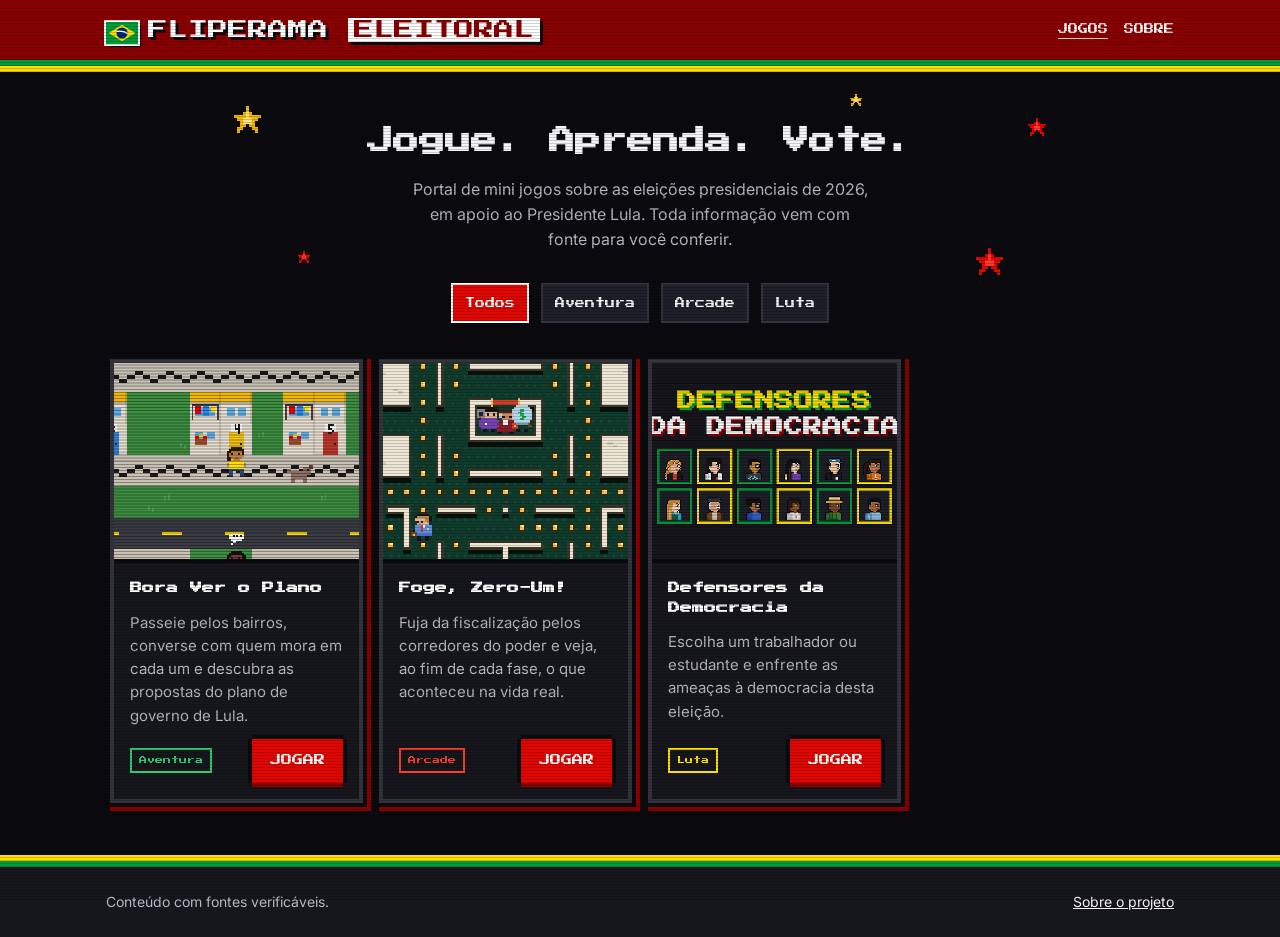
<file: index.html>
<!doctype html>
<html lang="pt-BR">
<head>
  <meta charset="utf-8">
  <meta name="viewport" content="width=device-width, initial-scale=1">
  <title>Fliperama Eleitoral — informação em jogo</title>
  <meta name="description" content="Portal de mini jogos sobre as eleições presidenciais de 2026, em apoio ao Presidente Lula. Toda informação vem com fonte para você conferir.">
  <meta name="theme-color" content="#8A0000">
  <link rel="canonical" href="https://jessicamelo0532.github.io/fliperama-eleitoral/">

  <!-- Aparência nas redes (WhatsApp, Instagram, X) -->
  <meta property="og:type" content="website">
  <meta property="og:site_name" content="Fliperama Eleitoral">
  <meta property="og:title" content="Fliperama Eleitoral">
  <meta property="og:description" content="Portal de mini jogos sobre as eleições presidenciais de 2026, em apoio ao Presidente Lula. Toda informação vem com fonte para você conferir.">
  <meta property="og:url" content="https://jessicamelo0532.github.io/fliperama-eleitoral/">
  <meta property="og:image" content="https://jessicamelo0532.github.io/fliperama-eleitoral/assets/img/og-image.png">
  <meta property="og:image:width" content="1200">
  <meta property="og:image:height" content="630">
  <meta property="og:locale" content="pt_BR">
  <meta name="twitter:card" content="summary_large_image">

  <link rel="icon" href="assets/img/favicon.svg?v=3" type="image/svg+xml">
  <link rel="icon" href="assets/img/favicon-32.png?v=3" sizes="32x32" type="image/png">
  <link rel="apple-touch-icon" href="assets/img/apple-touch-icon.png?v=3">

  <link rel="preconnect" href="https://fonts.googleapis.com">
  <link rel="preconnect" href="https://fonts.gstatic.com" crossorigin>
  <link href="https://fonts.googleapis.com/css2?family=Inter:wght@400;600&family=Press+Start+2P&display=swap" rel="stylesheet">
  <link rel="stylesheet" href="assets/css/base.css">
</head>
<body>
  <a class="pular" href="#conteudo">Pular para os jogos</a>

  <header id="cabecalho" class="cabecalho">
    <div class="conteiner">
      <div class="logo"><img class="bandeira" src="assets/img/bandeira-brasil.svg" alt="" width="30" height="21">FLIPERAMA <span>ELEITORAL</span></div>
    </div>
  </header>

  <main id="conteudo">
    <div class="conteiner">
      <section class="heroi">
        <div class="estrelas" aria-hidden="true">
          <span class="estrela estrela--g"></span>
          <span class="estrela estrela--vermelha estrela--brilho"></span>
          <span class="estrela estrela--vermelha estrela--p"></span>
          <span class="estrela estrela--vermelha estrela--g"></span>
          <span class="estrela estrela--p estrela--brilho"></span>
        </div>
        <h1>Jogue. Aprenda. Vote.</h1>
        <p>Portal de mini jogos sobre as eleições presidenciais de 2026, em apoio ao Presidente Lula. Toda informação vem com fonte para você conferir.</p>
      </section>

      <nav aria-label="Categorias de jogos">
        <ul id="filtros" class="filtros"></ul>
      </nav>

      <div id="estado" aria-live="polite"></div>
      <div id="grade" class="grade"></div>
    </div>
  </main>

  <footer id="rodape" class="rodape"></footer>

  <noscript>
    <p style="text-align:center;padding:16px">Ative o JavaScript para jogar.</p>
  </noscript>
  <script type="module" src="assets/js/portal.js"></script>
</body>
</html>
</file>
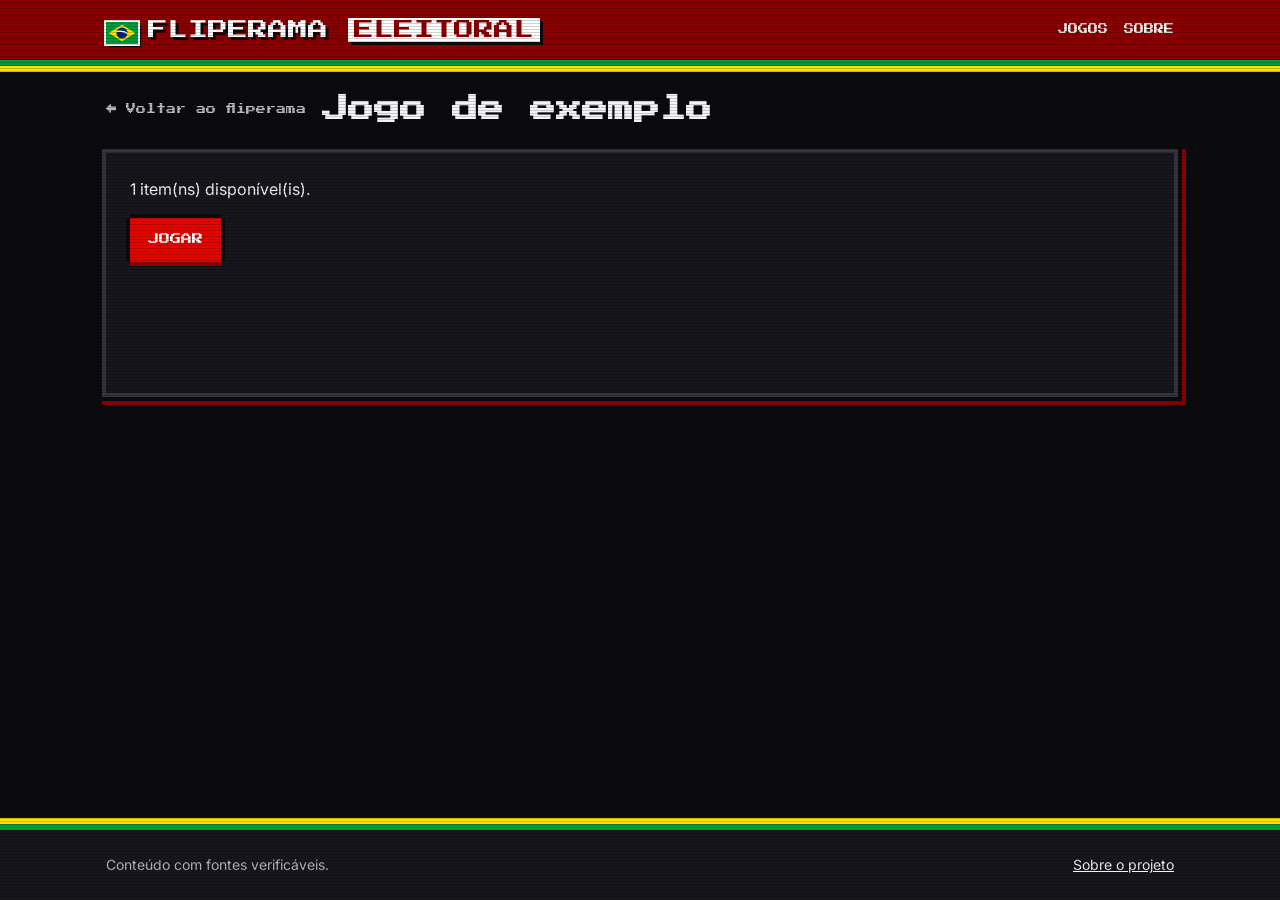
<file: jogos/_exemplo/index.html>
<!doctype html>
<html lang="pt-BR">
<head>
  <meta charset="utf-8">
  <meta name="viewport" content="width=device-width, initial-scale=1">
  <title>Jogo de exemplo · Fliperama Eleitoral</title>
  <meta name="robots" content="noindex">
  <link rel="icon" href="../../assets/img/favicon.svg?v=3" type="image/svg+xml">
  <link rel="icon" href="../../assets/img/favicon-32.png?v=3" sizes="32x32" type="image/png">
  <link rel="apple-touch-icon" href="../../assets/img/apple-touch-icon.png?v=3">
  <link rel="preconnect" href="https://fonts.googleapis.com">
  <link rel="preconnect" href="https://fonts.gstatic.com" crossorigin>
  <link href="https://fonts.googleapis.com/css2?family=Inter:wght@400;600&family=Press+Start+2P&display=swap" rel="stylesheet">
  <link rel="stylesheet" href="../../assets/css/base.css">
</head>
<body>
  <header id="cabecalho" class="cabecalho"></header>

  <main>
    <div class="conteiner">
      <div id="barra-jogo" class="barra-jogo"></div>
      <div id="area-jogo" class="area-jogo moldura-pixel"></div>
    </div>
  </main>

  <footer id="rodape" class="rodape"></footer>

  <script type="module" src="exemplo.js"></script>
</body>
</html>
</file>
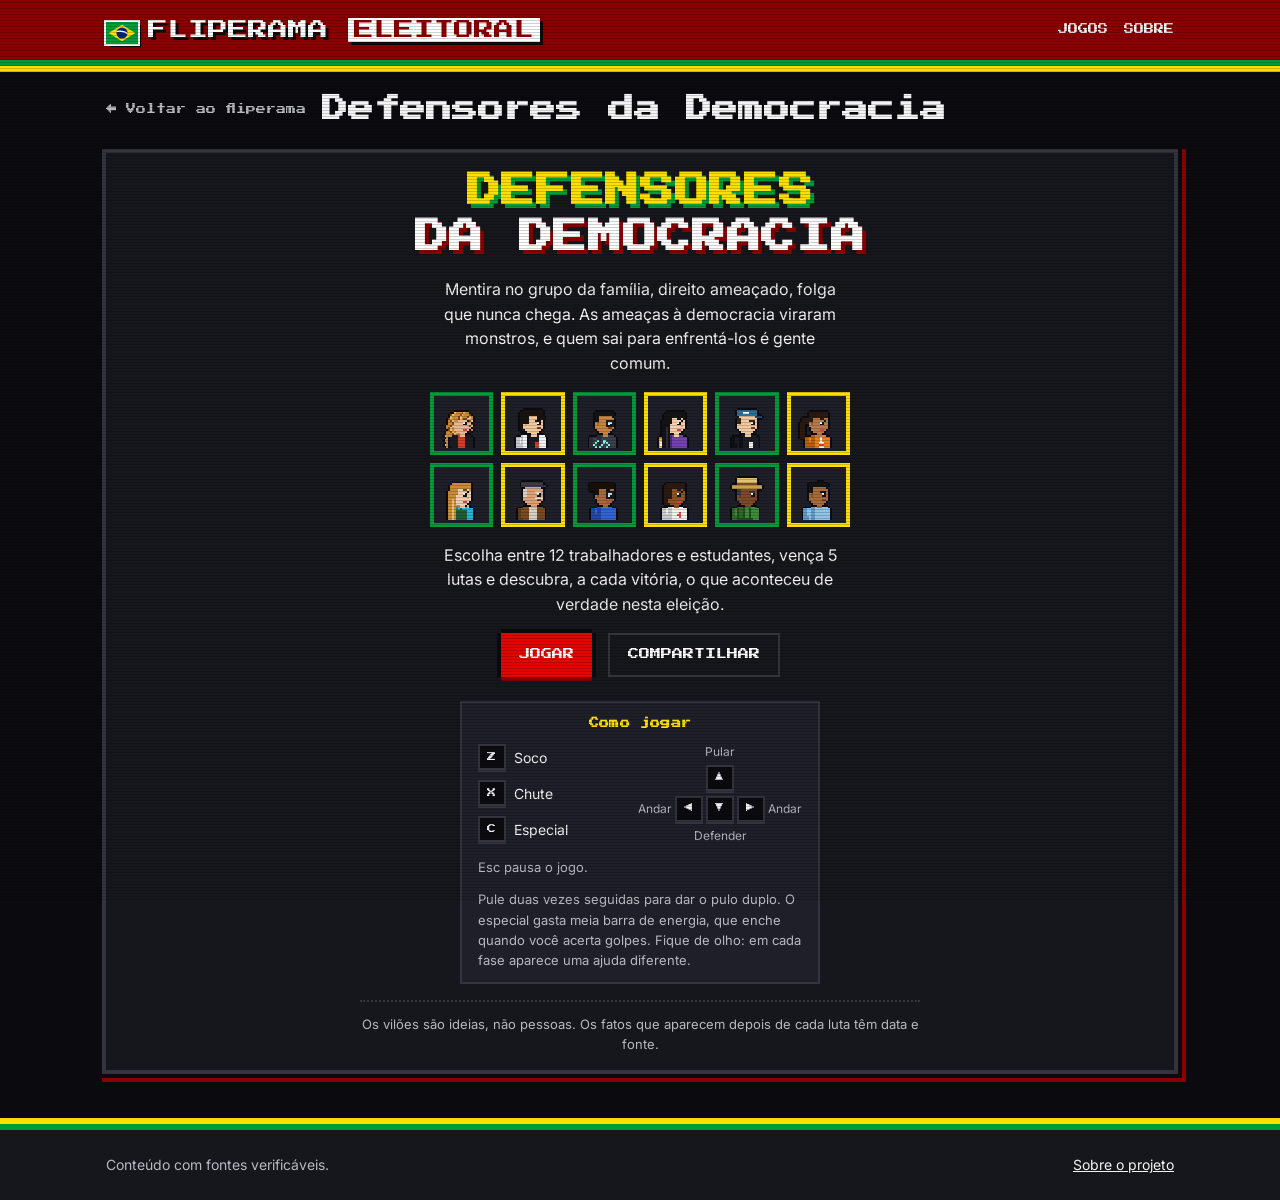
<file: jogos/defensores-da-democracia/index.html>
<!doctype html>
<html lang="pt-BR">
<head>
  <meta charset="utf-8">
  <meta name="viewport" content="width=device-width, initial-scale=1, viewport-fit=cover">
  <title>Defensores da Democracia · Fliperama Eleitoral</title>
  <meta name="description" content="Escolha um trabalhador ou estudante e enfrente as ameaças à democracia desta eleição.">
  <meta name="theme-color" content="#8A0000">
  <link rel="canonical" href="https://jessicamelo0532.github.io/fliperama-eleitoral/jogos/defensores-da-democracia/">
  <meta property="og:type" content="website">
  <meta property="og:site_name" content="Fliperama Eleitoral">
  <meta property="og:title" content="Defensores da Democracia">
  <meta property="og:description" content="Escolha um trabalhador ou estudante e enfrente as ameaças à democracia desta eleição.">
  <meta property="og:url" content="https://jessicamelo0532.github.io/fliperama-eleitoral/jogos/defensores-da-democracia/">
  <meta property="og:image" content="https://jessicamelo0532.github.io/fliperama-eleitoral/assets/img/capa-defensores-da-democracia.png">
  <meta property="og:image:width" content="640">
  <meta property="og:image:height" content="400">
  <meta property="og:locale" content="pt_BR">
  <meta name="twitter:card" content="summary_large_image">
  <link rel="icon" href="../../assets/img/favicon.svg?v=3" type="image/svg+xml">
  <link rel="icon" href="../../assets/img/favicon-32.png?v=3" sizes="32x32" type="image/png">
  <link rel="apple-touch-icon" href="../../assets/img/apple-touch-icon.png?v=3">
  <link rel="preconnect" href="https://fonts.googleapis.com">
  <link rel="preconnect" href="https://fonts.gstatic.com" crossorigin>
  <link href="https://fonts.googleapis.com/css2?family=Inter:wght@400;600&family=Press+Start+2P&display=swap" rel="stylesheet">
  <link rel="stylesheet" href="../../assets/css/base.css">
  <link rel="stylesheet" href="estilo.css">
</head>
<body>
  <header id="cabecalho" class="cabecalho"></header>

  <main>
    <div class="conteiner">
      <div id="barra-jogo" class="barra-jogo"></div>
      <div id="area-jogo" class="area-jogo moldura-pixel ddd">
        <div id="barra" class="ddd-barra"></div>
        <div id="tela" class="ddd-tela" aria-live="polite"></div>

        <div id="palco" class="ddd-palco" hidden>
          <div id="cena" class="ddd-cena">
            <canvas id="canvas" width="320" height="180" tabindex="0" role="img" aria-label="Arena da luta"></canvas>
            <div id="placar" class="ddd-placar" aria-hidden="true"></div>
            <div id="anuncio" class="ddd-anuncio" role="status" hidden></div>
            <div id="dialogo" class="ddd-dialogo" hidden></div>
          </div>
          <div id="controles" class="ddd-controles">
            <div class="ddd-direcional" role="group" aria-label="Direcional: deslize o dedo para andar, pular e defender">
              <span class="ddd-seta ddd-seta--cima" data-direcao="pular" aria-hidden="true">▲</span>
              <span class="ddd-seta ddd-seta--esquerda" data-direcao="esquerda" aria-hidden="true">◀</span>
              <span class="ddd-seta ddd-seta--direita" data-direcao="direita" aria-hidden="true">▶</span>
              <span class="ddd-seta ddd-seta--baixo" data-direcao="defender" aria-hidden="true">▼</span>
              <span class="ddd-manche" aria-hidden="true"></span>
            </div>
            <div class="ddd-acoes">
              <button type="button" class="ddd-golpe ddd-golpe--especial" data-acao="especial" aria-label="Especial">
                <svg viewBox="0 0 24 24" aria-hidden="true"><path class="ddd-icone__claro" d="M12 1.5l3.1 6.6 7.2.9-5.3 5 1.4 7.1L12 17.6l-6.4 3.5L7 14l-5.3-5 7.2-.9z"/></svg>
              </button>
              <button type="button" class="ddd-golpe ddd-golpe--pulo" data-acao="pular" aria-label="Pular (toque duas vezes para o pulo duplo)">
                <svg viewBox="0 0 24 24" aria-hidden="true"><path class="ddd-icone__traco" d="M5 15l7-7 7 7"/><path class="ddd-icone__movimento" d="M8 20h8"/></svg>
              </button>
              <button type="button" class="ddd-golpe ddd-golpe--soco" data-acao="soco" aria-label="Soco">
                <svg viewBox="0 0 24 24" aria-hidden="true"><rect class="ddd-icone__claro" x="2.5" y="9" width="5.5" height="9" rx="1.5"/><rect class="ddd-icone__claro" x="7" y="4" width="14.5" height="13.5" rx="5.5"/><path class="ddd-icone__linha" d="M7.6 9.5v8M9 12.6c2.6-.6 5.2 0 6.8 1.9M13 5v4M16.5 5v4"/></svg>
              </button>
              <button type="button" class="ddd-golpe ddd-golpe--chute" data-acao="chute" aria-label="Chute">
                <svg viewBox="0 0 24 24" aria-hidden="true"><path class="ddd-icone__traco" d="M6 3.5l5 8.5h5.5"/><path class="ddd-icone__claro" d="M15 8.6h5.2a3 3 0 0 1 3 3v2.4H15z"/><path class="ddd-icone__movimento" d="M1.5 15.5h5M3 19h5"/></svg>
              </button>
            </div>
          </div>
          <div id="sobreposicao" class="ddd-sobreposicao" hidden></div>
          <div id="creditos" class="ddd-creditos" aria-live="polite" hidden></div>
          <p class="ddd-teclas">Setas + Z X C · ▼ defende · Esc pausa</p>
        </div>
      </div>
    </div>
  </main>

  <footer id="rodape" class="rodape"></footer>

  <noscript><p style="text-align:center;padding:16px">Ative o JavaScript para jogar.</p></noscript>
  <script type="module" src="jogo.js"></script>
</body>
</html>
</file>
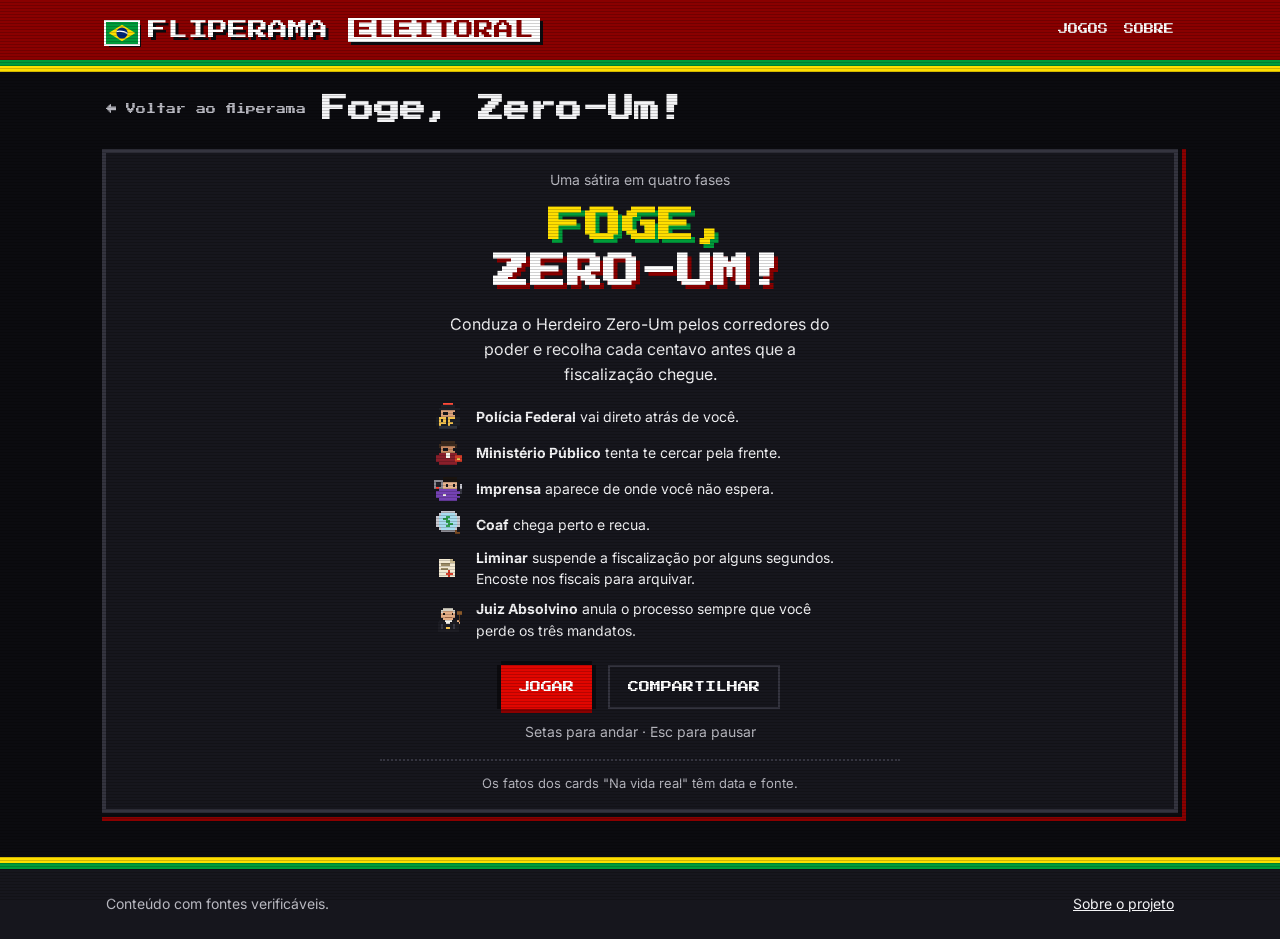
<file: jogos/foge-zero-um/index.html>
<!doctype html>
<html lang="pt-BR">
<head>
  <meta charset="utf-8">
  <meta name="viewport" content="width=device-width, initial-scale=1">
  <title>Foge, Zero-Um! · Fliperama Eleitoral</title>
  <meta name="description" content="Fuja da fiscalização pelos corredores do poder e veja, ao fim de cada fase, o que aconteceu na vida real.">
  <meta name="theme-color" content="#8A0000">
  <link rel="canonical" href="https://jessicamelo0532.github.io/fliperama-eleitoral/jogos/foge-zero-um/">
  <meta property="og:type" content="website">
  <meta property="og:site_name" content="Fliperama Eleitoral">
  <meta property="og:title" content="Foge, Zero-Um!">
  <meta property="og:description" content="Fuja da fiscalização pelos corredores do poder e veja, ao fim de cada fase, o que aconteceu na vida real.">
  <meta property="og:url" content="https://jessicamelo0532.github.io/fliperama-eleitoral/jogos/foge-zero-um/">
  <meta property="og:image" content="https://jessicamelo0532.github.io/fliperama-eleitoral/assets/img/capa-foge-zero-um.png">
  <meta property="og:image:width" content="640">
  <meta property="og:image:height" content="400">
  <meta property="og:locale" content="pt_BR">
  <meta name="twitter:card" content="summary_large_image">
  <link rel="icon" href="../../assets/img/favicon.svg?v=3" type="image/svg+xml">
  <link rel="icon" href="../../assets/img/favicon-32.png?v=3" sizes="32x32" type="image/png">
  <link rel="apple-touch-icon" href="../../assets/img/apple-touch-icon.png?v=3">
  <link rel="preconnect" href="https://fonts.googleapis.com">
  <link rel="preconnect" href="https://fonts.gstatic.com" crossorigin>
  <link href="https://fonts.googleapis.com/css2?family=Inter:wght@400;600&family=Press+Start+2P&display=swap" rel="stylesheet">
  <link rel="stylesheet" href="../../assets/css/base.css">
  <link rel="stylesheet" href="estilo.css">
</head>
<body>
  <header id="cabecalho" class="cabecalho"></header>

  <main>
    <div class="conteiner">
      <div id="barra-jogo" class="barra-jogo"></div>
      <div id="area-jogo" class="area-jogo moldura-pixel fzu">
        <div id="tela" class="fzu-tela" aria-live="polite"></div>

        <div id="palco" class="fzu-palco" hidden>
          <div id="hud" class="fzu-hud" aria-live="polite"></div>
          <div id="cena" class="fzu-cena">
            <canvas id="canvas" tabindex="0" role="img" aria-label="Labirinto do jogo"></canvas>
            <div id="aviso-cena" class="fzu-aviso" role="status" hidden></div>
          </div>
          <div class="fzu-direcional" aria-label="Direcional">
            <button type="button" class="fzu-tecla fzu-tecla--cima" data-direcao="0" aria-label="Andar para cima">▲</button>
            <button type="button" class="fzu-tecla fzu-tecla--esquerda" data-direcao="1" aria-label="Andar para a esquerda">◀</button>
            <button type="button" class="fzu-tecla fzu-tecla--direita" data-direcao="3" aria-label="Andar para a direita">▶</button>
            <button type="button" class="fzu-tecla fzu-tecla--baixo" data-direcao="2" aria-label="Andar para baixo">▼</button>
          </div>
          <div id="sobreposicao" class="fzu-sobreposicao" hidden></div>
        </div>
      </div>
    </div>
  </main>

  <footer id="rodape" class="rodape"></footer>

  <noscript><p style="text-align:center;padding:16px">Ative o JavaScript para jogar.</p></noscript>
  <script type="module" src="jogo.js"></script>
</body>
</html>
</file>
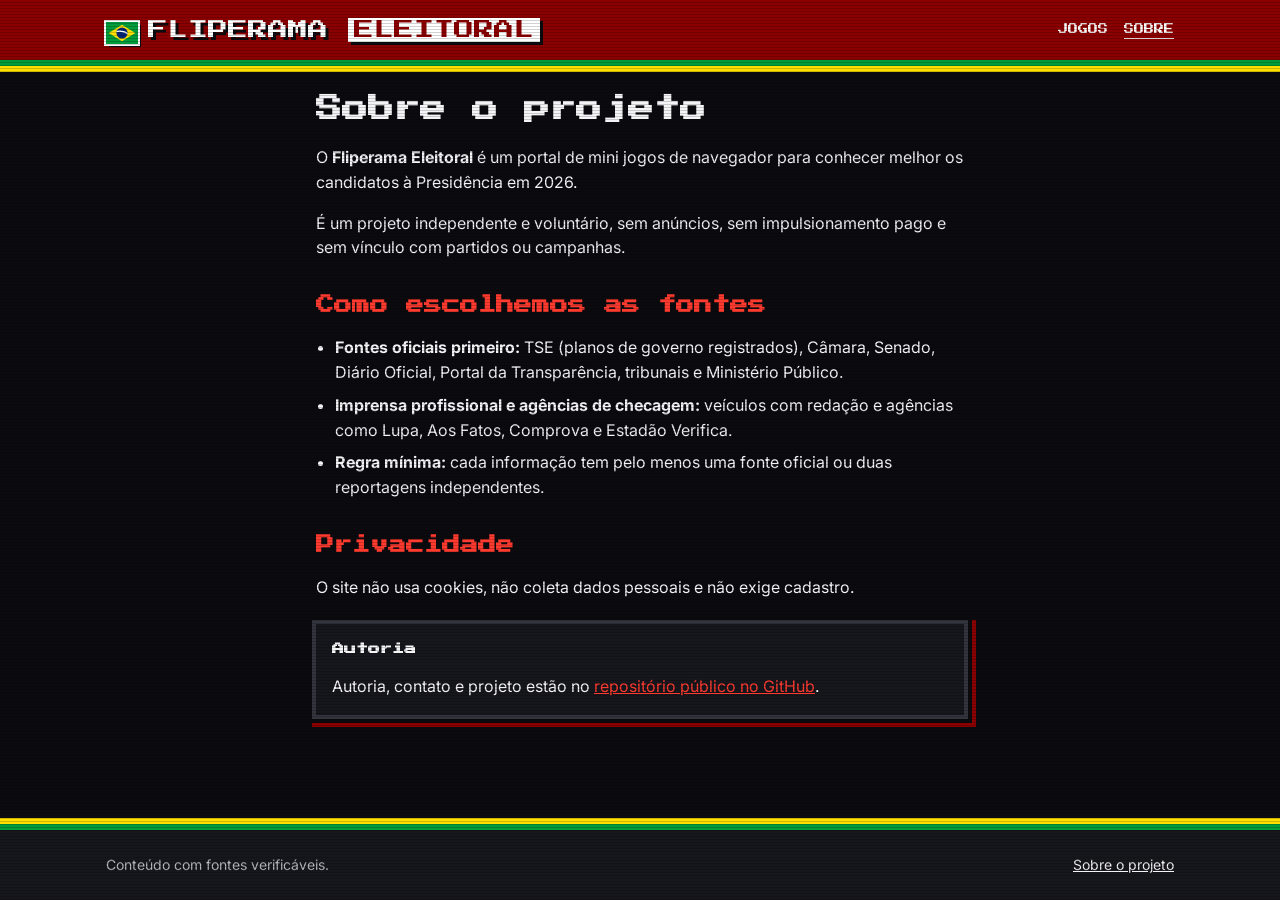
<file: sobre.html>
<!doctype html>
<html lang="pt-BR">
<head>
  <meta charset="utf-8">
  <meta name="viewport" content="width=device-width, initial-scale=1">
  <title>Sobre · Fliperama Eleitoral</title>
  <meta name="description" content="O que é o Fliperama Eleitoral e como escolhemos as fontes.">
  <meta name="theme-color" content="#8A0000">
  <link rel="canonical" href="https://jessicamelo0532.github.io/fliperama-eleitoral/sobre.html">

  <meta property="og:type" content="website">
  <meta property="og:site_name" content="Fliperama Eleitoral">
  <meta property="og:title" content="Sobre o Fliperama Eleitoral">
  <meta property="og:description" content="Portal de mini jogos sobre as eleições presidenciais de 2026, em apoio ao Presidente Lula. Saiba como o conteúdo é feito.">
  <meta property="og:url" content="https://jessicamelo0532.github.io/fliperama-eleitoral/sobre.html">
  <meta property="og:image" content="https://jessicamelo0532.github.io/fliperama-eleitoral/assets/img/og-image.png">
  <meta property="og:image:width" content="1200">
  <meta property="og:image:height" content="630">
  <meta property="og:locale" content="pt_BR">
  <meta name="twitter:card" content="summary_large_image">

  <link rel="icon" href="assets/img/favicon.svg?v=3" type="image/svg+xml">
  <link rel="icon" href="assets/img/favicon-32.png?v=3" sizes="32x32" type="image/png">
  <link rel="apple-touch-icon" href="assets/img/apple-touch-icon.png?v=3">

  <link rel="preconnect" href="https://fonts.googleapis.com">
  <link rel="preconnect" href="https://fonts.gstatic.com" crossorigin>
  <link href="https://fonts.googleapis.com/css2?family=Inter:wght@400;600&family=Press+Start+2P&display=swap" rel="stylesheet">
  <link rel="stylesheet" href="assets/css/base.css">
</head>
<body>
  <a class="pular" href="#conteudo">Pular para o conteúdo</a>

  <header id="cabecalho" class="cabecalho">
    <div class="conteiner">
      <div class="logo"><img class="bandeira" src="assets/img/bandeira-brasil.svg" alt="" width="30" height="21">FLIPERAMA <span>ELEITORAL</span></div>
    </div>
  </header>

  <main id="conteudo">
    <div class="conteiner texto">
      <h1>Sobre o projeto</h1>

      <p>O <strong>Fliperama Eleitoral</strong> é um portal de mini jogos de navegador para conhecer melhor os candidatos à Presidência em 2026.</p>
      <p>É um projeto independente e voluntário, sem anúncios, sem impulsionamento pago e sem vínculo com partidos ou campanhas.</p>

      <h2>Como escolhemos as fontes</h2>
      <ul>
        <li><strong>Fontes oficiais primeiro:</strong> TSE (planos de governo registrados), Câmara, Senado, Diário Oficial, Portal da Transparência, tribunais e Ministério Público.</li>
        <li><strong>Imprensa profissional e agências de checagem:</strong> veículos com redação e agências como Lupa, Aos Fatos, Comprova e Estadão Verifica.</li>
        <li><strong>Regra mínima:</strong> cada informação tem pelo menos uma fonte oficial ou duas reportagens independentes.</li>
      </ul>

      <h2>Privacidade</h2>
      <p>O site não usa cookies, não coleta dados pessoais e não exige cadastro.</p>

      <section class="destaque moldura-pixel" aria-label="Autoria">
        <h3>Autoria</h3>
        <p style="margin:0">Autoria, contato e projeto estão no <a href="https://github.com/jessicamelo0532/fliperama-eleitoral" target="_blank" rel="noopener noreferrer">repositório público no GitHub</a>.</p>
      </section>
    </div>
  </main>

  <footer id="rodape" class="rodape"></footer>

  <script type="module">
    import { preencherCabecalho, preencherRodape, iniciarContador } from "./assets/js/moldura.js";
    preencherCabecalho();
    preencherRodape();
    iniciarContador();
  </script>
</body>
</html>
</file>
<file: assets/css/base.css>
/*
 * Fliperama Eleitoral — design system.
 * Cores, fontes e espaçamentos devem ser usados apenas por meio dos tokens de :root.
 */

:root {
  /* Cores */
  --cor-fundo: #0B0B0F;
  --cor-superficie: #16161D;
  --cor-superficie-2: #1F1F29;
  --cor-vermelho: #E10600;
  --cor-vermelho-claro: #FF3B30;
  --cor-vermelho-escuro: #8A0000;
  --cor-branco: #FFFFFF;
  --cor-texto: #F4F4F6;
  --cor-texto-2: #B8B8C0;
  --cor-borda: #34343F;
  --cor-acerto: #2ECC71;
  --cor-foco: #FFD400;
  --cor-verde: #009C3B;
  --cor-amarelo: #FFDF00;
  --cor-dourado: #F2B705;

  /* Tipografia */
  --fonte-pixel: "Press Start 2P", ui-monospace, monospace;
  --fonte-texto: "Inter", system-ui, -apple-system, "Segoe UI", Roboto, sans-serif;

  /* Espaçamento */
  --esp-1: 4px;
  --esp-2: 8px;
  --esp-3: 12px;
  --esp-4: 16px;
  --esp-5: 24px;
  --esp-6: 32px;
  --esp-7: 48px;

  --largura-max: 1100px;
  --pixel: 4px;
}

/* ---------- Reset ---------- */
*, *::before, *::after { box-sizing: border-box; }
html { -webkit-text-size-adjust: 100%; }
body {
  margin: 0;
  min-height: 100vh;
  display: flex;
  flex-direction: column;
  background: var(--cor-fundo);
  color: var(--cor-texto);
  font-family: var(--fonte-texto);
  font-size: 16px;
  line-height: 1.55;
}
img { max-width: 100%; display: block; }
a { color: var(--cor-vermelho-claro); }
a:hover { color: var(--cor-branco); }
:focus-visible { outline: 3px solid var(--cor-foco); outline-offset: 3px; }
.visualmente-oculto {
  position: absolute !important; width: 1px; height: 1px; overflow: hidden;
  clip: rect(0 0 0 0); white-space: nowrap;
}

/* ---------- Efeito scanline ---------- */
body::after {
  content: ""; position: fixed; inset: 0; pointer-events: none; z-index: 100;
  background: repeating-linear-gradient(to bottom, transparent 0 2px, rgba(0,0,0,.18) 2px 3px);
}
@media (prefers-reduced-motion: reduce) { * { animation: none !important; transition: none !important; } }

/* ---------- Layout ---------- */
.conteiner { width: 100%; max-width: var(--largura-max); margin: 0 auto; padding: 0 var(--esp-4); }
main { flex: 1; padding: var(--esp-5) 0 var(--esp-7); }

/* ---------- Tipografia pixel ---------- */
.pixel { font-family: var(--fonte-pixel); letter-spacing: .02em; line-height: 1.6; }
h1, h2, h3 { font-family: var(--fonte-pixel); line-height: 1.5; margin: 0 0 var(--esp-4); }
h1 { font-size: clamp(16px, 4.5vw, 26px); }
h2 { font-size: clamp(13px, 3.4vw, 18px); color: var(--cor-vermelho-claro); }
h3 { font-size: 12px; }
p { margin: 0 0 var(--esp-4); }

/* ---------- Cabeçalho ---------- */
.cabecalho {
  background: var(--cor-vermelho-escuro);
  border-bottom: 6px solid var(--cor-verde);
  box-shadow: 0 6px 0 var(--cor-amarelo);
}
.cabecalho .conteiner {
  display: flex; align-items: center; justify-content: space-between;
  gap: var(--esp-3); padding-top: var(--esp-4); padding-bottom: var(--esp-4); flex-wrap: wrap;
}
.logo {
  font-family: var(--fonte-pixel); color: var(--cor-branco); text-decoration: none;
  font-size: clamp(13px, 4vw, 20px); line-height: 1.4;
  text-shadow: 3px 3px 0 var(--cor-fundo);
}
.logo span { color: var(--cor-vermelho-escuro); text-shadow: none; background: var(--cor-branco); padding: 2px 6px; box-shadow: 3px 3px 0 var(--cor-fundo); }
.bandeira { display: inline-block; width: 1.6em; height: auto; margin-right: 0.5em; vertical-align: -0.2em; box-shadow: 3px 3px 0 var(--cor-fundo); outline: 2px solid var(--cor-branco); image-rendering: auto; }
.nav-topo { display: flex; gap: var(--esp-4); }
.nav-topo a { font-family: var(--fonte-pixel); font-size: 10px; color: var(--cor-branco); text-decoration: none; }
.nav-topo a:hover, .nav-topo a[aria-current="page"] { text-decoration: underline; text-underline-offset: 4px; }

/* ---------- Botão arcade ---------- */
.botao {
  --b-cor: var(--cor-vermelho);
  --b-sombra: var(--cor-vermelho-escuro);
  display: inline-flex; align-items: center; justify-content: center; gap: var(--esp-2);
  min-height: 44px; padding: 12px 18px;
  font-family: var(--fonte-pixel); font-size: 11px; line-height: 1.2; text-transform: uppercase;
  color: var(--cor-branco); background: var(--b-cor); text-decoration: none;
  border: 0; cursor: pointer;
  box-shadow:
    0 var(--pixel) 0 var(--b-sombra),
    var(--pixel) 0 0 var(--cor-fundo), calc(var(--pixel) * -1) 0 0 var(--cor-fundo),
    0 calc(var(--pixel) * -1) 0 var(--cor-fundo);
  transition: transform .06s, box-shadow .06s;
}
.botao:hover { color: var(--cor-branco); filter: brightness(1.12); }
.botao:active { transform: translateY(var(--pixel)); box-shadow: 0 0 0 var(--b-sombra); }
.botao--claro { --b-cor: var(--cor-branco); --b-sombra: var(--cor-texto-2); color: var(--cor-fundo); }
.botao--claro:hover { color: var(--cor-fundo); }
.botao--fantasma { --b-cor: transparent; --b-sombra: transparent; border: 2px solid var(--cor-borda); box-shadow: none; }
.botao[disabled] { opacity: .5; cursor: not-allowed; }

/* ---------- Moldura pixelada ---------- */
.moldura-pixel {
  background: var(--cor-superficie);
  box-shadow:
    0 0 0 var(--pixel) var(--cor-borda),
    0 0 0 calc(var(--pixel) * 2) var(--cor-fundo),
    var(--pixel) var(--pixel) 0 calc(var(--pixel) * 2) var(--cor-vermelho-escuro);
}

/* ---------- Herói do portal ---------- */
.heroi { position: relative; text-align: center; padding: var(--esp-6) var(--esp-5) var(--esp-6); }
.heroi > :not(.estrelas) { position: relative; }

/* ---------- Estrelas decorativas ---------- */
.estrelas { position: absolute; inset: 0; pointer-events: none; }
.estrela {
  position: absolute; display: block; width: 18px; height: 18px;
  background: url("../img/estrela-dourada.svg") center / contain no-repeat;
  image-rendering: pixelated;
}
.estrela--vermelha { background-image: url("../img/estrela-vermelha.svg"); }
.estrela--g { width: 27px; height: 27px; }
.estrela--p { width: 12px; height: 12px; }
.estrela--brilho { animation: brilho 2.4s steps(1) infinite; }
@keyframes brilho { 50% { opacity: .25; } }
.heroi .estrela:nth-child(1) { top: 2px; left: 0; }
.heroi .estrela:nth-child(2) { top: 6px; right: 6px; }
.heroi .estrela:nth-child(3) { bottom: 4px; left: 10px; }
.heroi .estrela:nth-child(4) { bottom: 0; right: 0; }
.heroi .estrela:nth-child(5) { top: 0; left: 50%; margin-left: 96px; }
@media (min-width: 720px) {
  .heroi .estrela:nth-child(1) { top: 16px; left: 12%; }
  .heroi .estrela:nth-child(2) { top: 28px; right: 12%; }
  .heroi .estrela:nth-child(3) { bottom: 20px; left: 18%; }
  .heroi .estrela:nth-child(4) { bottom: 8px; right: 16%; }
  .heroi .estrela:nth-child(5) { top: 4px; margin-left: 210px; }
}
.heroi p { color: var(--cor-texto-2); max-width: 46ch; margin: 0 auto; }
.piscar { animation: piscar 1.1s steps(1) infinite; }
@keyframes piscar { 50% { opacity: 0; } }

/* ---------- Filtros ---------- */
.filtros { display: flex; flex-wrap: wrap; gap: var(--esp-3); margin: 0 0 var(--esp-6); padding: 0; list-style: none; justify-content: center; }
.filtro {
  font-family: var(--fonte-pixel); font-size: 10px; min-height: 40px; padding: 10px 12px;
  background: var(--cor-superficie-2); color: var(--cor-texto); border: 2px solid var(--cor-borda); cursor: pointer;
}
.filtro:hover { border-color: var(--cor-vermelho); }
.filtro[aria-pressed="true"] { background: var(--cor-vermelho); border-color: var(--cor-branco); color: var(--cor-branco); }

/* ---------- Grade e card de jogo ---------- */
.grade { display: grid; grid-template-columns: repeat(auto-fill, minmax(240px, 1fr)); gap: var(--esp-6) var(--esp-5); padding: var(--esp-2); }
.card {
  display: flex; flex-direction: column; text-decoration: none; color: inherit;
  position: relative;
}
.card__miniatura { aspect-ratio: 16 / 10; width: 100%; object-fit: cover; image-rendering: pixelated; background: var(--cor-superficie-2); border-bottom: var(--pixel) solid var(--cor-fundo); }
.card__corpo { padding: var(--esp-4); display: flex; flex-direction: column; gap: var(--esp-3); flex: 1; }
.card__titulo { font-family: var(--fonte-pixel); font-size: 12px; margin: 0; line-height: 1.6; color: var(--cor-branco); }
.card__descricao { margin: 0; color: var(--cor-texto-2); font-size: 15px; flex: 1; }
.card__rodape { display: flex; align-items: center; justify-content: space-between; gap: var(--esp-2); }
.card--em-breve .card__miniatura { filter: grayscale(1) brightness(.45); }
.card--em-breve .card__titulo { color: var(--cor-texto-2); }
.selo-em-breve {
  position: absolute; top: var(--esp-3); right: var(--esp-3);
  font-family: var(--fonte-pixel); font-size: 9px; padding: 6px 8px;
  background: var(--cor-branco); color: var(--cor-fundo); transform: rotate(3deg);
}

/* ---------- Selo de categoria ---------- */
.categoria {
  font-family: var(--fonte-pixel); font-size: 8px; line-height: 1.4; padding: 5px 7px;
  border: 2px solid currentColor; color: var(--cor-texto-2); white-space: nowrap;
}
.categoria--aventura { color: var(--cor-acerto); }
.categoria--arcade { color: var(--cor-vermelho-claro); }
.categoria--luta { color: var(--cor-amarelo); }

/* ---------- Estado vazio ---------- */
.vazio { text-align: center; padding: var(--esp-7) var(--esp-4); }
.vazio .pixel { font-size: clamp(16px, 5vw, 24px); color: var(--cor-vermelho-claro); margin-bottom: var(--esp-4); }
.vazio p { color: var(--cor-texto-2); }

/* ---------- Caixa de fontes ---------- */
.fontes { padding: var(--esp-4); margin-top: var(--esp-5); }
.fontes h3 { margin-bottom: var(--esp-3); color: var(--cor-texto-2); }
.fontes ol { margin: 0; padding-left: 1.3em; }
.fontes li { margin-bottom: var(--esp-2); font-size: 14px; }
.fontes .fonte__meta { color: var(--cor-texto-2); }

/* ---------- Página de jogo ---------- */
.barra-jogo { display: flex; align-items: center; gap: var(--esp-4); flex-wrap: wrap; margin-bottom: var(--esp-5); }
.barra-jogo h1 { margin: 0; }
.voltar { font-family: var(--fonte-pixel); font-size: 10px; color: var(--cor-texto-2); text-decoration: none; }
.voltar:hover { color: var(--cor-branco); }
.area-jogo { padding: var(--esp-5); min-height: 240px; }

/* ---------- Tela de resultado ---------- */
.resultado { text-align: center; padding: var(--esp-6) var(--esp-4); }
.resultado__titulo { font-size: clamp(18px, 6vw, 30px); color: var(--cor-vermelho-claro); margin-bottom: var(--esp-4); }
.resultado__texto { max-width: 46ch; margin: 0 auto var(--esp-5); }
.resultado__acoes { display: flex; flex-wrap: wrap; gap: var(--esp-4); justify-content: center; }
.resultado .fontes { text-align: left; }

/* ---------- Aviso (toast) ---------- */
.aviso {
  position: fixed; left: 50%; bottom: var(--esp-5); transform: translateX(-50%);
  background: var(--cor-branco); color: var(--cor-fundo); font-weight: 600;
  padding: var(--esp-3) var(--esp-4); z-index: 50; max-width: calc(100% - 32px);
}

/* ---------- Texto corrido (Sobre) ---------- */
.texto { max-width: 68ch; }
.texto h2 { margin-top: var(--esp-6); }
.texto ul { padding-left: 1.2em; }
.texto li { margin-bottom: var(--esp-2); }
.destaque { padding: var(--esp-4); margin: var(--esp-5) 0; }

/* ---------- Rodapé ---------- */
.rodape { border-top: 6px solid var(--cor-verde); box-shadow: 0 -6px 0 var(--cor-amarelo); margin-top: 6px; background: var(--cor-superficie); padding: var(--esp-5) 0; font-size: 14px; color: var(--cor-texto-2); }
.rodape .conteiner { display: flex; flex-direction: column; gap: var(--esp-2); }
.rodape a { color: var(--cor-texto); }

@media (min-width: 720px) {
  .rodape .conteiner { flex-direction: row; justify-content: space-between; align-items: center; }
}

/* ---------- Link "pular para o conteúdo" ---------- */
.pular {
  position: absolute; left: var(--esp-4); top: -100px; z-index: 200;
  background: var(--cor-branco); color: var(--cor-fundo); padding: var(--esp-3) var(--esp-4);
  font-family: var(--fonte-pixel); font-size: 10px;
}
.pular:focus { top: var(--esp-3); }
</file>
<file: jogos/defensores-da-democracia/estilo.css>
/* Defensores da Democracia — estilos próprios do jogo. */

.ddd { padding: var(--esp-4); }
@media (max-width: 480px) { .ddd { padding: var(--esp-2); } }
.ddd-tela { min-height: 320px; }
.ddd [hidden] { display: none !important; }

/* ---------- Início ---------- */
.ddd-inicio { max-width: 560px; margin: 0 auto; text-align: center; }
.ddd-inicio__titulo {
  margin: 0 0 var(--esp-4); font-size: clamp(20px, 7vw, 34px); line-height: 1.35;
  color: var(--cor-amarelo); text-shadow: 4px 4px 0 var(--cor-verde);
}
.ddd-inicio__titulo span { display: block; color: var(--cor-branco); text-shadow: 4px 4px 0 var(--cor-vermelho-escuro); }
.ddd-inicio__lide { margin: 0 auto var(--esp-4); max-width: 40ch; }
.ddd-herois { display: grid; grid-template-columns: repeat(6, 1fr); gap: var(--esp-2); max-width: 420px; margin: 0 auto var(--esp-4); padding: 0; list-style: none; }
.ddd-herois__moldura { aspect-ratio: 1; padding: 3px; background: var(--cor-superficie-2); border: 4px solid var(--cor-verde); }
.ddd-herois__moldura--amarela { border-color: var(--cor-amarelo); }
.ddd-herois canvas { display: block; width: 100%; height: 100%; image-rendering: pixelated; }
@media (max-width: 480px) { .ddd-herois { grid-template-columns: repeat(4, 1fr); max-width: 260px; } }
.ddd-inicio__dica { margin: var(--esp-3) 0 0; color: var(--cor-texto-2); font-size: 14px; }
.ddd-inicio__girar {
  display: flex; align-items: center; gap: var(--esp-3); max-width: 40ch; margin: 0 auto var(--esp-4); padding: var(--esp-2) var(--esp-3);
  text-align: left; font-size: 14px; background: var(--cor-superficie-2); border-left: 4px solid var(--cor-amarelo);
}
.ddd-inicio__girar-icone { flex: none; font-size: 22px; color: var(--cor-amarelo); }
.ddd-inicio__acoes { display: flex; flex-wrap: wrap; justify-content: center; gap: var(--esp-4); }
.ddd-inicio__aviso { margin: var(--esp-4) 0 0; padding-top: var(--esp-3); border-top: 2px dotted var(--cor-borda); color: var(--cor-texto-2); font-size: 13px; }
.ddd-comandos { max-width: 360px; margin: var(--esp-5) auto 0; padding: var(--esp-3) var(--esp-4); text-align: left; background: var(--cor-superficie-2); border: 2px solid var(--cor-borda); }
.ddd-comandos__titulo { margin: 0 0 var(--esp-3); font-size: 10px; color: var(--cor-amarelo); text-align: center; }
.ddd-comandos__teclado { display: grid; grid-template-columns: 1fr 1fr; align-items: center; gap: var(--esp-4); }
.ddd-comandos__golpes { display: grid; gap: var(--esp-2); margin: 0; padding: 0; list-style: none; font-size: 14px; }
.ddd-comandos__golpes li { display: flex; align-items: center; gap: var(--esp-2); }
.ddd-comandos__setas { display: grid; grid-template-columns: repeat(5, auto); justify-content: center; justify-items: center; align-items: center; gap: 3px; font-size: 12px; color: var(--cor-texto-2); }
.ddd-comandos__setas .ddd-comandos__rotulo--cima { grid-area: 1 / 2 / 2 / 5; }
.ddd-comandos__seta--cima { grid-area: 2 / 3; }
.ddd-comandos__rotulo--andar-esquerda { grid-area: 3 / 1; }
.ddd-comandos__seta--esquerda { grid-area: 3 / 2; }
.ddd-comandos__seta--baixo { grid-area: 3 / 3; }
.ddd-comandos__seta--direita { grid-area: 3 / 4; }
.ddd-comandos__rotulo--andar-direita { grid-area: 3 / 5; }
.ddd-comandos__rotulo--defender { grid-area: 4 / 2 / 5 / 5; }
.ddd-comandos__toque { display: flex; justify-content: space-between; align-items: center; gap: var(--esp-4); }
.ddd-comandos__direcional { display: grid; grid-template: auto auto auto / auto auto auto; align-items: center; justify-items: center; gap: 2px 4px; font-size: 11px; color: var(--cor-texto-2); }
.ddd-comandos__rotulo--cima { grid-area: 1 / 2; }
.ddd-comandos__rotulo--esquerda { grid-area: 2 / 1; }
.ddd-comandos__rotulo--direita { grid-area: 2 / 3; }
.ddd-comandos__rotulo--baixo { grid-area: 3 / 2; }
.ddd-comandos .ddd-direcional--mini { grid-area: 2 / 2; width: 72px; cursor: default; }
.ddd-direcional--mini .ddd-seta { font-size: 9px; }
.ddd-comandos__acoes { display: grid; grid-template: auto auto / auto auto; gap: var(--esp-2) var(--esp-3); }
.ddd-comandos__item { display: flex; flex-direction: column; align-items: center; gap: 2px; font-size: 11px; color: var(--cor-texto-2); }
.ddd-comandos__item--cima { grid-area: 1 / 2; }
.ddd-comandos__item--esquerda { grid-area: 2 / 1; }
.ddd-comandos__item--direita { grid-area: 2 / 3; }
.ddd-comandos__item--baixo { grid-area: 3 / 2; }
.ddd-comandos__nota { margin: var(--esp-3) 0 0; font-size: 13px; color: var(--cor-texto-2); }
.ddd-tecla-pc {
  display: inline-flex; align-items: center; justify-content: center; box-sizing: border-box;
  width: 28px; height: 28px; padding: 0; font-size: 9px; color: var(--cor-texto);
  background: var(--cor-fundo); border: 2px solid var(--cor-borda); border-bottom-width: 4px;
}
.ddd-comandos .ddd-golpe--mini { width: 32px; height: 32px; opacity: 1; }
.ddd-so-teclado { display: none; }
@media (hover: hover) and (pointer: fine) {
  .ddd-so-teclado { display: block; }
  .ddd-so-toque { display: none; }
}

/* ---------- Escolha do personagem ---------- */
.ddd-escolha { max-width: 760px; margin: 0 auto; }
.ddd-escolha__titulo { text-align: center; font-size: 13px; color: var(--cor-amarelo); }
.ddd-elenco { display: grid; grid-template-columns: repeat(auto-fill, minmax(150px, 1fr)); gap: var(--esp-2); }
.ddd-card {
  display: grid; grid-template-columns: 40px 1fr; gap: var(--esp-2); align-items: center; min-height: 72px;
  padding: var(--esp-2); text-align: left; color: var(--cor-texto); font: inherit; cursor: pointer;
  background: var(--cor-superficie-2); border: 3px solid var(--cor-borda);
}
.ddd-card:hover, .ddd-card[aria-pressed="true"] { border-color: var(--cor-amarelo); }
.ddd-card canvas { width: 40px; height: 70px; image-rendering: pixelated; }
.ddd-card__nome { display: block; font-size: 9px; line-height: 1.5; color: var(--cor-amarelo); }
.ddd-card__profissao { display: block; font-size: 12px; line-height: 1.3; color: var(--cor-texto-2); }

.ddd-ficha {
  display: grid; grid-template-columns: 96px 1fr; gap: var(--esp-2) var(--esp-4); align-items: start;
  margin-top: var(--esp-4); padding: var(--esp-4); background: var(--cor-superficie); border: 3px solid var(--cor-amarelo);
}
.ddd-ficha canvas { width: 96px; height: 168px; image-rendering: pixelated; grid-row: span 2; }
.ddd-ficha__texto, .ddd-ficha__dados { grid-column: 2; min-width: 0; }
.ddd-ficha h3 { margin: 0; font-size: 12px; color: var(--cor-amarelo); }
.ddd-ficha__profissao { margin: var(--esp-1) 0 var(--esp-2); color: var(--cor-texto-2); font-size: 14px; }
.ddd-ficha__historia { margin: 0 0 var(--esp-3); font-size: 15px; }
.ddd-atributos { display: grid; gap: var(--esp-1); margin: 0 0 var(--esp-3); font-size: 12px; }
.ddd-atributo { display: grid; grid-template-columns: 88px 1fr; align-items: center; gap: var(--esp-2); color: var(--cor-texto-2); }
.ddd-atributo i { display: block; height: 8px; background: var(--cor-fundo); border: 1px solid var(--cor-borda); }
.ddd-atributo b { display: block; height: 100%; background: var(--cor-verde); }
.ddd-ficha__especial { margin: 0 0 var(--esp-2); font-size: 10px; color: var(--cor-dourado); }
.ddd-ficha__forte { margin: 0; font-size: 13px; color: var(--cor-texto-2); }
.ddd-ficha__forte strong { color: var(--cor-acerto); }
.ddd-cartao__dica strong { color: var(--cor-acerto); }
.ddd-ficha__acoes { grid-column: 1 / -1; display: flex; flex-wrap: wrap; gap: var(--esp-3); }
@media (max-width: 480px) {
  .ddd-elenco { grid-template-columns: 1fr 1fr; }
  .ddd-ficha { grid-template-columns: 64px 1fr; }
  .ddd-ficha canvas { width: 64px; height: 112px; grid-row: span 1; }
  .ddd-ficha__dados { grid-column: 1 / -1; }
}

/* ---------- Barra de botões ---------- */
.ddd-palco { position: relative; }
.ddd-barra { display: flex; flex-wrap: wrap; align-items: center; justify-content: space-between; gap: var(--esp-2); margin-bottom: var(--esp-2); }
.ddd-barra__fase { margin: 0; font-size: 10px; color: var(--cor-amarelo); }
.ddd-barra__botoes { display: flex; flex-wrap: wrap; gap: var(--esp-2); }
.ddd-botao {
  min-height: 36px; padding: 6px 10px; font-size: 9px; color: var(--cor-texto);
  background: var(--cor-superficie-2); border: 2px solid var(--cor-borda); cursor: pointer;
}
.ddd-botao[aria-pressed="false"] { color: var(--cor-texto-2); }
.ddd-botao--som { display: inline-flex; align-items: center; gap: 6px; }
.ddd-botao__icone { width: 14px; height: 14px; fill: currentColor; }
.ddd-botao--som[aria-pressed="false"] .ddd-botao__icone { opacity: .5; }

/* ---------- Arena ---------- */
.ddd-cena {
  --proporcao: 1.7778;
  position: relative; margin: 0 auto; aspect-ratio: var(--proporcao); overflow: hidden;
  width: min(100%, calc((100svh - 320px) * var(--proporcao))); min-width: min(100%, 300px);
  touch-action: none; user-select: none; -webkit-user-select: none;
  box-shadow: 0 0 0 3px var(--cor-borda);
}
.ddd-cena canvas { display: block; width: 100%; height: 100%; image-rendering: pixelated; image-rendering: crisp-edges; }
.ddd-cena canvas:focus-visible { outline: 3px solid var(--cor-foco); outline-offset: -3px; }

.ddd-placar {
  position: absolute; inset: 0 0 auto; display: grid; grid-template-columns: 1fr auto 1fr; gap: var(--esp-2);
  padding: 2% 2.5% 0; pointer-events: none; font-family: var(--fonte-pixel);
}
.ddd-placar__lado--vilao { text-align: right; }
.ddd-vida { position: relative; height: clamp(8px, 2.2vw, 14px); background: var(--cor-vermelho-escuro); border: 2px solid var(--cor-fundo); }
.ddd-vida b, .ddd-vida i { position: absolute; inset: 0 auto 0 0; width: 100%; }
.ddd-vida b { background: var(--cor-branco); }
.ddd-vida i { background: var(--cor-amarelo); }
.ddd-placar__lado--vilao .ddd-vida b, .ddd-placar__lado--vilao .ddd-vida i { inset: 0 0 0 auto; }
.ddd-placar__lado--vilao .ddd-vida i { background: var(--cor-vermelho-claro); }
.ddd-placar__nome { margin-top: 3px; font-size: clamp(6px, 1.6vw, 10px); color: var(--cor-branco); text-shadow: 1px 1px 0 var(--cor-fundo), -1px -1px 0 var(--cor-fundo); }
.ddd-energia { position: relative; width: 70%; height: clamp(5px, 1.3vw, 8px); margin-top: 3px; background: var(--cor-fundo); border: 2px solid var(--cor-fundo); }
.ddd-energia i { position: absolute; inset: 0 auto 0 0; width: 0; background: var(--cor-acerto); }
.ddd-energia::after { content: ""; position: absolute; left: 50%; top: -2px; bottom: -2px; width: 2px; background: var(--cor-fundo); }
.ddd-energia--cheia i { background: var(--cor-amarelo); }
.ddd-energia--vazia { animation: ddd-tremer .3s steps(3) 1; }
@keyframes ddd-tremer { 33% { transform: translateX(-3px); } 66% { transform: translateX(3px); } }
.ddd-placar__fase { font-size: clamp(6px, 1.5vw, 9px); color: var(--cor-amarelo); text-shadow: 1px 1px 0 var(--cor-fundo); white-space: nowrap; padding-top: 2px; }

.ddd-anuncio {
  position: absolute; inset: 0; display: flex; flex-direction: column; align-items: center; justify-content: center;
  gap: var(--esp-2); padding: 0 var(--esp-2); text-align: center; pointer-events: none;
}
.ddd-anuncio__grande {
  align-self: stretch; padding: 10px 0 8px;
  background: color-mix(in srgb, var(--cor-fundo) 82%, transparent); border-block: 3px solid var(--cor-amarelo);
  font-family: var(--fonte-pixel); font-size: clamp(20px, 6vw, 44px); color: var(--cor-amarelo);
  text-shadow: -3px 0 var(--cor-fundo), 3px 0 var(--cor-fundo), 0 -3px var(--cor-fundo), 0 3px var(--cor-fundo), 5px 5px 0 var(--cor-vermelho);
}
.ddd-anuncio__sub {
  font-family: var(--fonte-pixel); font-size: clamp(7px, 1.8vw, 11px); line-height: 1.7; color: var(--cor-branco);
  padding: 4px 10px; background: color-mix(in srgb, var(--cor-fundo) 75%, transparent);
}

/* ---------- Diálogo ---------- */
.ddd-dialogo {
  position: absolute; left: 0; right: 0; top: 0; z-index: 2; display: flex; gap: var(--esp-3); align-items: flex-start;
  padding: var(--esp-2) var(--esp-3); cursor: pointer;
  background: color-mix(in srgb, var(--cor-superficie) 94%, transparent); border-bottom: 3px solid var(--cor-borda);
}
.ddd-palco--dialogo .ddd-placar { visibility: hidden; }
.ddd-dialogo canvas { flex: none; width: clamp(40px, 9vw, 64px); aspect-ratio: 1; image-rendering: pixelated; background: var(--cor-fundo); border: 2px solid var(--cor-borda); }
.ddd-dialogo__nome { margin: 0 0 4px; font-size: clamp(7px, 1.6vw, 10px); }
.ddd-dialogo__nome--heroi { color: var(--cor-amarelo); }
.ddd-dialogo__nome--vilao { color: var(--cor-vermelho-claro); }
.ddd-dialogo__texto { margin: 0; min-height: 2.6em; font-size: clamp(12px, 2.4vw, 16px); line-height: 1.3; }
.ddd-dialogo__seguir { margin: 4px 0 0; font-size: 7px; color: var(--cor-texto-2); visibility: hidden; }
.ddd-dialogo__seguir--ativo { visibility: visible; animation: ddd-piscar 1s steps(2) infinite; }
@keyframes ddd-piscar { 50% { opacity: 0; } }
.ddd-dialogo__seguir { font-size: 8px; color: var(--cor-amarelo); }

.ddd-anuncio--alerta .ddd-anuncio__grande { color: var(--cor-vermelho-claro); border-color: var(--cor-vermelho-claro); animation: ddd-piscar .5s steps(2) 6; }
.ddd-anuncio--alerta { background: color-mix(in srgb, var(--cor-vermelho-escuro) 35%, transparent); }

/* ---------- Créditos finais ---------- */
.ddd-creditos {
  position: absolute; inset: 0; z-index: 6; overflow: hidden; text-align: center;
  background: linear-gradient(color-mix(in srgb, var(--cor-fundo) 55%, transparent), color-mix(in srgb, var(--cor-fundo) 85%, transparent));
}
.ddd-creditos__rolo { position: absolute; left: 0; right: 0; top: 0; display: flex; flex-direction: column; align-items: center; gap: var(--esp-3); padding: 0 var(--esp-4); }
.ddd-creditos__titulo { margin: 0 0 var(--esp-3); font-size: clamp(16px, 4.5vw, 26px); color: var(--cor-amarelo); text-shadow: 3px 3px 0 var(--cor-verde); }
.ddd-creditos__texto { margin: 0; max-width: 34ch; font-size: clamp(17px, 4.4vw, 21px); line-height: 1.5; color: var(--cor-texto); text-shadow: 1px 1px 0 var(--cor-fundo); }
.ddd-creditos__final { margin: var(--esp-6) 0 0; max-width: 26ch; font-size: clamp(11px, 2.6vw, 15px); line-height: 1.7; color: var(--cor-amarelo); text-shadow: 2px 2px 0 var(--cor-fundo); }
.ddd-creditos__acoes { position: absolute; left: 0; right: 0; bottom: var(--esp-4); display: flex; flex-wrap: wrap; justify-content: center; gap: var(--esp-3); }
.ddd-creditos__pular { position: absolute; right: var(--esp-2); bottom: var(--esp-2); }

/* ---------- Cartões sobre a arena ---------- */
.ddd-sobreposicao {
  position: absolute; inset: 0; z-index: 5; display: flex; overflow-y: auto; touch-action: pan-y;
  padding: var(--esp-2); background: color-mix(in srgb, var(--cor-fundo) 88%, transparent);
}
.ddd-cartao {
  margin: auto; width: 100%; max-width: 420px; display: flex; flex-direction: column; gap: var(--esp-2);
  padding: var(--esp-4); font-size: 14px; background: var(--cor-superficie); border: 3px solid var(--cor-borda);
}
.ddd-cartao p { margin: 0; }
.ddd-cartao__rotulo { font-size: 9px; color: var(--cor-texto-2); }
.ddd-cartao__titulo { margin: 0; font-size: 13px; line-height: 1.5; color: var(--cor-amarelo); }
.ddd-cartao__titulo--alerta { color: var(--cor-vermelho-claro); }
.ddd-cartao__vilao { display: flex; gap: var(--esp-3); align-items: center; }
.ddd-cartao__vilao canvas { flex: none; width: 72px; height: 72px; image-rendering: pixelated; background: var(--cor-superficie-2); }
.ddd-cartao__fala { font-style: italic; color: var(--cor-texto-2); }
.ddd-cartao__acoes { display: flex; flex-wrap: wrap; gap: var(--esp-2); margin-top: var(--esp-2); }
.ddd-cartao__acoes .botao { flex: 1 1 auto; }
.ddd-vida-real { display: flex; flex-direction: column; gap: var(--esp-2); }
.ddd-vida-real__rotulo { font-size: 9px; color: var(--cor-dourado); }
.ddd-vida-real .fontes { margin-top: 0; padding: var(--esp-2) 0 0; }
.ddd-vida-real .fontes li { font-size: 13px; }

/* ---------- Controles de toque ---------- */
.ddd-controles {
  display: flex; justify-content: space-between; align-items: center; gap: clamp(8px, 4vw, 32px);
  max-width: 600px; margin: var(--esp-4) auto 0; padding: 0 var(--esp-1); user-select: none; -webkit-user-select: none;
}
.ddd-direcional {
  position: relative; flex: none; width: clamp(140px, 42vw, 188px); aspect-ratio: 1; border-radius: 50%;
  background: var(--cor-superficie-2); border: 2px solid var(--cor-borda); touch-action: none; cursor: pointer;
}
.ddd-direcional.ativo { border-color: var(--cor-vermelho-escuro); }
.ddd-seta { position: absolute; font-size: 16px; line-height: 1; color: var(--cor-texto-2); pointer-events: none; transform: translate(-50%, -50%); }
.ddd-seta.ativo { color: var(--cor-vermelho-claro); }
.ddd-seta--cima { left: 50%; top: 12%; }
.ddd-seta--baixo { left: 50%; top: 88%; }
.ddd-seta--esquerda { left: 12%; top: 50%; }
.ddd-seta--direita { left: 88%; top: 50%; }
.ddd-manche {
  position: absolute; left: 50%; top: 50%; width: 42%; aspect-ratio: 1; border-radius: 50%; pointer-events: none;
  transform: translate(-50%, -50%); background: var(--cor-borda); border: 2px solid var(--cor-texto-2);
}
.ddd-direcional.ativo .ddd-manche { background: var(--cor-vermelho); border-color: var(--cor-vermelho-escuro); }
.ddd-palco--dialogo .ddd-controles, .ddd-palco--creditos .ddd-controles { opacity: .35; }
.ddd-golpe {
  color: var(--cor-branco); background: var(--cor-superficie-2); border: 2px solid var(--cor-borda);
  touch-action: none; cursor: pointer;
}
.ddd-acoes { --botao: clamp(56px, 17vw, 74px); display: grid; grid-template: var(--botao) var(--botao) / var(--botao) var(--botao); gap: 8px 12px; }
.ddd-golpe { display: grid; place-items: center; padding: 0; border-radius: 50%; }
.ddd-golpe svg { width: 62%; height: 62%; }
.ddd-icone__claro { fill: var(--cor-branco); }
.ddd-icone__linha { fill: none; stroke: var(--cor-superficie-2); stroke-width: 1.4; stroke-linecap: round; }
.ddd-icone__traco { fill: none; stroke: var(--cor-branco); stroke-width: 4; stroke-linecap: round; stroke-linejoin: round; }
.ddd-icone__movimento { fill: none; stroke: var(--cor-branco); stroke-width: 1.4; stroke-linecap: round; opacity: .7; }
.ddd-golpe--especial { width: var(--botao); background: var(--cor-vermelho); border-color: var(--cor-vermelho-escuro); opacity: .6; }
.ddd-golpe--especial svg { width: 78%; height: 78%; }
.ddd-golpe--especial.ddd-pronto { opacity: 1; box-shadow: 0 0 0 3px var(--cor-amarelo); }
.ddd-golpe--soco, .ddd-golpe--chute, .ddd-golpe--pulo { background: var(--cor-superficie-2); }
.ddd-golpe:active, .ddd-golpe.ativo {
  background: var(--cor-vermelho); border-color: var(--cor-vermelho-escuro); transform: translateY(2px);
}
.ddd-golpe--especial:active, .ddd-golpe--especial.ativo { background: var(--cor-vermelho-claro); opacity: 1; }
.ddd-golpe:active .ddd-icone__linha, .ddd-golpe.ativo .ddd-icone__linha { stroke: var(--cor-vermelho); }
.ddd-teclas { display: none; margin: var(--esp-3) 0 0; text-align: center; font-size: 13px; color: var(--cor-texto-2); }
@media (hover: hover) and (pointer: fine) {
  .ddd-controles { display: none; }
  .ddd-teclas { display: block; }
}

/* ---------- Tela cheia e celular deitado ---------- */
.area-jogo.ddd-cheio {
  position: fixed; inset: 0; z-index: 100; margin: 0; max-width: none; width: 100%; height: 100%;
  padding: var(--esp-2); overflow-y: auto; display: flex; flex-direction: column; background: var(--cor-fundo);
}
.ddd-cheio .ddd-palco:not([hidden]) { flex: 1; min-height: 0; display: flex; flex-direction: column; justify-content: center; }
.ddd-cheio .ddd-cena, .ddd-deitado .ddd-cena { width: min(100%, calc((100svh - 260px) * var(--proporcao))); }
.ddd-cheio .ddd-tela:not([hidden]) { margin: auto 0; width: 100%; }
@media (hover: hover) and (pointer: fine) {
  .ddd-cheio .ddd-cena { width: min(100%, calc((100svh - 110px) * var(--proporcao))); }
}
@media (orientation: landscape) and (pointer: coarse) {
  .ddd-cheio .ddd-palco:not([hidden]), .ddd-deitado .ddd-palco:not([hidden]) { position: relative; }
  .ddd-cheio .ddd-barra, .ddd-deitado .ddd-barra { margin-bottom: var(--esp-1); }
  .ddd-cheio .ddd-cena, .ddd-deitado .ddd-cena { width: min(100%, calc((100svh - 64px) * var(--proporcao))); }
  .ddd-cheio .ddd-controles, .ddd-deitado .ddd-controles {
    position: absolute; left: 0; right: 0; bottom: var(--esp-2); z-index: 4; max-width: none; margin: 0;
    padding: 0 var(--esp-2); pointer-events: none;
  }
  .ddd-cheio .ddd-direcional, .ddd-cheio .ddd-acoes, .ddd-deitado .ddd-direcional, .ddd-deitado .ddd-acoes { pointer-events: auto; opacity: .7; }
  .ddd-cheio .ddd-direcional, .ddd-deitado .ddd-direcional { width: min(36svh, 150px); }
  .ddd-cheio .ddd-palco--dialogo .ddd-controles, .ddd-deitado .ddd-palco--dialogo .ddd-controles { display: none; }
}

/* ---------- Resultado ---------- */
.ddd-esperanca { max-width: 32ch; margin: 0 auto var(--esp-5); font-size: 12px; line-height: 1.7; color: var(--cor-amarelo); }
.ddd-resumo { max-width: 46ch; margin: var(--esp-5) auto 0; text-align: left; }
.ddd-resumo dl { margin: var(--esp-2) 0 0; }
.ddd-resumo dt { font-weight: 600; margin-top: var(--esp-3); }
.ddd-resumo dd { margin: var(--esp-1) 0 0; color: var(--cor-texto-2); font-size: 14px; }

@media (prefers-reduced-motion: reduce) {
  .ddd-dialogo__seguir--ativo, .ddd-energia--vazia { animation: none; }
}
</file>
<file: jogos/foge-zero-um/estilo.css>
/* Foge, Zero-Um! — estilos próprios do jogo. */

.fzu { padding: var(--esp-4); }
.fzu-tela { min-height: 320px; }
.fzu-tela[hidden], .fzu-palco[hidden], .fzu-sobreposicao[hidden], .fzu-aviso[hidden] { display: none; }

/* ---------- Início ---------- */
.fzu-inicio { max-width: 520px; margin: 0 auto; text-align: center; }
.fzu-inicio__sobre { margin: 0 0 var(--esp-3); color: var(--cor-texto-2); font-size: 14px; }
.fzu-inicio__titulo {
  margin: 0 0 var(--esp-4); font-size: clamp(22px, 8vw, 36px); line-height: 1.3;
  color: var(--cor-amarelo); text-shadow: 4px 4px 0 var(--cor-verde);
}
.fzu-inicio__titulo span { display: block; color: var(--cor-branco); text-shadow: 4px 4px 0 var(--cor-vermelho-escuro); }
.fzu-inicio__lide { margin: 0 auto var(--esp-4); max-width: 38ch; }
.fzu-elenco { list-style: none; margin: 0 auto var(--esp-5); padding: 0; display: grid; gap: var(--esp-2); text-align: left; font-size: 14px; max-width: 26rem; }
.fzu-elenco li { display: grid; grid-template-columns: 32px 1fr; gap: var(--esp-3); align-items: center; }
.fzu-icone { width: 28px; height: 28px; image-rendering: pixelated; justify-self: center; }
.fzu-inicio__dica { margin: var(--esp-3) 0 0; color: var(--cor-texto-2); font-size: 14px; }
.fzu-inicio__acoes { display: flex; flex-wrap: wrap; justify-content: center; gap: var(--esp-4); margin-top: var(--esp-4); }
.fzu-inicio__aviso { margin: var(--esp-4) 0 0; padding-top: var(--esp-3); border-top: 2px dotted var(--cor-borda); color: var(--cor-texto-2); font-size: 13px; }
.fzu-so-teclado { display: none; }
@media (hover: hover) and (pointer: fine) {
  .fzu-so-teclado { display: block; }
  .fzu-so-toque { display: none; }
}

/* ---------- Mapa da campanha ---------- */
.fzu-mapa { max-width: 640px; margin: 0 auto; }
.fzu-mapa__topo { display: flex; flex-wrap: wrap; align-items: center; justify-content: space-between; gap: var(--esp-2) var(--esp-3); margin-bottom: var(--esp-3); }
.fzu-mapa__rotulo { margin: 0; font-size: 10px; color: var(--cor-amarelo); }
.fzu-mapa__quadro { position: relative; width: 100%; aspect-ratio: 4 / 3; border: 4px solid var(--cor-borda); }
.fzu-mapa__fundo { display: block; width: 100%; height: 100%; image-rendering: pixelated; }
.fzu-ponto {
  position: absolute; transform: translate(-50%, -50%); width: 44px; height: 44px; display: grid; place-items: center;
  font-size: 13px; color: var(--cor-branco); background: var(--cor-vermelho); cursor: pointer;
  border: 3px solid var(--cor-fundo); box-shadow: 0 0 0 3px var(--cor-branco), 4px 4px 0 3px var(--cor-fundo);
}
.fzu-ponto--bloqueada { background: var(--cor-superficie-2); box-shadow: 0 0 0 3px var(--cor-borda); }
.fzu-ponto--concluida { background: var(--cor-verde); box-shadow: 0 0 0 3px var(--cor-acerto), 4px 4px 0 3px var(--cor-fundo); }
.fzu-ponto[aria-current="true"] { outline: 3px solid var(--cor-amarelo); outline-offset: 4px; }
.fzu-mapa__boneco { position: absolute; width: 36px; height: 36px; transform: translate(-50%, -110%); image-rendering: pixelated; pointer-events: none; z-index: 2; }
.fzu-painel {
  display: grid; grid-template-columns: 1fr auto; align-items: center; gap: var(--esp-1) var(--esp-4);
  margin-top: var(--esp-4); padding: var(--esp-3) var(--esp-4); background: var(--cor-superficie-2); border-left: 6px solid var(--cor-vermelho);
}
.fzu-painel p { margin: 0; }
.fzu-painel__nome { font-size: 11px; grid-column: 1; }
.fzu-painel__situacao { font-size: 14px; color: var(--cor-texto-2); grid-column: 1; }
.fzu-painel .botao { grid-column: 2; grid-row: 1 / span 2; }
@media (max-width: 420px) {
  .fzu-painel { grid-template-columns: 1fr; }
  .fzu-painel .botao { grid-column: 1; grid-row: auto; margin-top: var(--esp-2); }
}

/* ---------- Placar ---------- */
.fzu-palco { position: relative; }
.fzu-hud { display: flex; flex-wrap: wrap; align-items: center; justify-content: space-between; gap: var(--esp-2) var(--esp-3); margin-bottom: var(--esp-3); }
.fzu-hud__dados { display: flex; flex-wrap: wrap; gap: var(--esp-2) var(--esp-4); }
.fzu-dado { display: flex; flex-direction: column; gap: 2px; min-width: 0; }
.fzu-dado__rotulo { font-size: 11px; text-transform: uppercase; letter-spacing: .06em; color: var(--cor-texto-2); }
.fzu-dado__valor { font-size: 10px; line-height: 1.4; white-space: nowrap; display: flex; gap: 4px; align-items: center; min-height: 14px; }
.fzu-mandato { width: 10px; height: 10px; background: var(--cor-superficie-2); box-shadow: inset 0 0 0 3px var(--cor-dourado); }
.fzu-hud__botoes { display: flex; flex-wrap: wrap; gap: var(--esp-2); }
.fzu-botao {
  min-height: 36px; padding: 6px 10px; font-size: 9px; color: var(--cor-texto);
  background: var(--cor-superficie-2); border: 2px solid var(--cor-borda); cursor: pointer;
}
.fzu-botao[aria-pressed="false"] { color: var(--cor-texto-2); }

/* ---------- Labirinto ---------- */
.fzu-cena {
  --proporcao: 0.905;
  position: relative; margin: 0 auto; aspect-ratio: var(--proporcao);
  width: min(100%, calc((100svh - 300px) * var(--proporcao))); min-width: min(100%, 240px);
  touch-action: none; user-select: none; -webkit-user-select: none;
  box-shadow: 0 0 0 3px var(--cor-borda);
}
.fzu-cena canvas { display: block; width: 100%; height: 100%; image-rendering: pixelated; image-rendering: crisp-edges; }
.fzu-cena canvas:focus-visible { outline: 3px solid var(--cor-foco); outline-offset: 3px; }

.fzu-aviso {
  position: absolute; left: 50%; top: 50%; transform: translate(-50%, -50%); z-index: 2; pointer-events: none;
  display: flex; flex-direction: column; gap: var(--esp-1); width: max-content; max-width: 86%;
  padding: var(--esp-2) var(--esp-3); text-align: center;
  background: var(--cor-branco); color: var(--cor-fundo); box-shadow: 4px 4px 0 var(--cor-fundo);
}
.fzu-aviso strong { font-size: 10px; line-height: 1.4; }
.fzu-aviso span { font-size: 13px; line-height: 1.3; }
.fzu-aviso--alerta strong { color: var(--cor-vermelho); }

/* ---------- Cartões ---------- */
.fzu-sobreposicao {
  position: absolute; inset: 0; z-index: 3; overflow-y: auto; touch-action: pan-y;
  display: flex; padding: var(--esp-2); background: color-mix(in srgb, var(--cor-fundo) 88%, transparent);
}
.fzu-cartao {
  margin: auto; width: 100%; max-width: 380px; display: flex; flex-direction: column; gap: var(--esp-2);
  padding: var(--esp-4); background: var(--cor-superficie); border: 3px solid var(--cor-borda); font-size: 14px;
}
.fzu-cartao p { margin: 0; }
.fzu-cartao .botao { margin-top: var(--esp-3); align-self: stretch; }
.fzu-cartao__topo { display: flex; justify-content: space-between; align-items: flex-start; gap: var(--esp-3); }
.fzu-cartao__rotulo { font-size: 12px; color: var(--cor-texto-2); }
.fzu-carimbo { flex: none; padding: 4px 6px; font-size: 8px; color: var(--cor-vermelho-claro); border: 2px solid var(--cor-vermelho-claro); }
.fzu-cartao__titulo { margin: var(--esp-1) 0; font-size: 14px; line-height: 1.4; color: var(--cor-amarelo); }
.fzu-apresentacao { font-style: italic; }
.fzu-nesta { color: var(--cor-texto-2); }
.fzu-vida-real { display: flex; flex-direction: column; gap: var(--esp-2); }
.fzu-vida-real__rotulo { font-size: 9px; color: var(--cor-dourado); }
.fzu-vida-real .fontes { margin-top: 0; padding: var(--esp-2) 0 0; }
.fzu-vida-real .fontes li { font-size: 13px; }
.fzu-juiz-cena { display: flex; gap: var(--esp-3); align-items: center; }
.fzu-juiz { flex: none; width: 64px; height: 64px; image-rendering: pixelated; background: var(--cor-superficie-2); }
.fzu-contas { color: var(--cor-texto-2); font-size: 13px; }

/* ---------- Resumo final ---------- */
.fzu-resumo { max-width: 46ch; margin: var(--esp-5) auto 0; text-align: left; }
.fzu-resumo dl { margin: var(--esp-2) 0 0; }
.fzu-resumo dt { font-weight: 600; margin-top: var(--esp-3); }
.fzu-resumo dd { margin: var(--esp-1) 0 0; color: var(--cor-texto-2); font-size: 14px; }

/* ---------- Direcional ---------- */
.fzu-direcional {
  display: grid; grid-template: repeat(3, 48px) / repeat(3, 52px); justify-content: center; gap: 4px;
  margin-top: var(--esp-3); user-select: none; -webkit-user-select: none;
}
.fzu-tecla {
  font-size: 16px; color: var(--cor-branco); background: var(--cor-superficie-2);
  border: 2px solid var(--cor-borda); touch-action: none; cursor: pointer;
}
.fzu-tecla:active, .fzu-tecla.ativo { background: var(--cor-vermelho); border-color: var(--cor-vermelho-escuro); }
.fzu-tecla--cima { grid-column: 2; grid-row: 1; }
.fzu-tecla--esquerda { grid-column: 1; grid-row: 2; }
.fzu-tecla--direita { grid-column: 3; grid-row: 2; }
.fzu-tecla--baixo { grid-column: 2; grid-row: 3; }
@media (hover: hover) and (pointer: fine) and (min-width: 721px) {
  .fzu-direcional { display: none; }
}

/* ---------- Tela cheia e celular deitado ---------- */
.area-jogo.fzu-cheio, .area-jogo.fzu-deitado {
  position: fixed; inset: 0; z-index: 100; margin: 0; max-width: none; width: 100%; height: 100%;
  padding: var(--esp-2); overflow-y: auto; display: flex; flex-direction: column; background: var(--cor-fundo);
}
.fzu-cheio .fzu-palco:not([hidden]), .fzu-deitado .fzu-palco:not([hidden]) {
  flex: 1; min-height: 0; display: flex; flex-direction: column;
}
.fzu-cheio .fzu-cena, .fzu-deitado .fzu-cena { width: min(100%, calc((100svh - 230px) * var(--proporcao))); }
.fzu-cheio .fzu-palco:not([hidden]) { justify-content: center; }
.fzu-cheio .fzu-tela:not([hidden]) { margin: auto 0; width: 100%; }
@media (orientation: landscape) {
  .fzu-cheio .fzu-palco:not([hidden]), .fzu-deitado .fzu-palco:not([hidden]) {
    display: grid; grid-template-columns: 1fr auto 1fr; grid-template-rows: auto minmax(0, 1fr);
  }
  .fzu-cheio .fzu-hud, .fzu-deitado .fzu-hud { grid-column: 1 / -1; margin-bottom: var(--esp-1); }
  .fzu-cheio .fzu-cena, .fzu-deitado .fzu-cena { grid-column: 2; grid-row: 2; height: 100%; width: auto; min-width: 0; }
  .fzu-cheio .fzu-direcional, .fzu-deitado .fzu-direcional { grid-column: 1; grid-row: 2; align-self: end; margin: 0 0 var(--esp-3); }
}
@media (hover: hover) and (pointer: fine) and (min-width: 721px) {
  .fzu-cheio .fzu-cena { width: min(100%, calc((100svh - 120px) * var(--proporcao))); }
}
@media (orientation: landscape) {
  .fzu-cheio .fzu-mapa, .fzu-deitado .fzu-mapa { max-width: min(640px, calc((100svh - 190px) * 4 / 3 + 200px)); }
  .fzu-cheio .fzu-mapa:has(.fzu-painel), .fzu-deitado .fzu-mapa:has(.fzu-painel) {
    display: grid; grid-template-columns: minmax(0, calc((100svh - 110px) * 4 / 3)) minmax(180px, 1fr); gap: var(--esp-3); align-items: center;
  }
  .fzu-cheio .fzu-mapa__topo, .fzu-deitado .fzu-mapa__topo { grid-column: 1 / -1; margin-bottom: 0; }
  .fzu-cheio .fzu-painel, .fzu-deitado .fzu-painel { margin-top: 0; grid-template-columns: 1fr; }
  .fzu-cheio .fzu-painel .botao, .fzu-deitado .fzu-painel .botao { grid-column: 1; grid-row: auto; margin-top: var(--esp-2); }
  .fzu-cheio .fzu-mapa > .fzu-inicio__acoes, .fzu-deitado .fzu-mapa > .fzu-inicio__acoes { grid-column: 2; margin-top: 0; }
}
.fzu-esperanca { max-width: 32ch; margin: 0 auto var(--esp-5); font-size: 12px; line-height: 1.7; color: var(--cor-amarelo); }
@media (orientation: landscape) {
  .fzu-cheio .fzu-mapa:has(.fzu-painel), .fzu-deitado .fzu-mapa:has(.fzu-painel) {
    max-width: none; display: grid; grid-template-columns: minmax(0, calc((100svh - 110px) * 4 / 3)) minmax(180px, 1fr);
    gap: var(--esp-3); align-items: center;
  }
  .fzu-cheio .fzu-mapa__topo, .fzu-deitado .fzu-mapa__topo { grid-column: 1 / -1; margin-bottom: 0; }
  .fzu-cheio .fzu-mapa__quadro, .fzu-deitado .fzu-mapa__quadro { grid-row: 2 / span 2; }
  .fzu-cheio .fzu-painel, .fzu-deitado .fzu-painel { margin-top: 0; grid-template-columns: 1fr; align-self: end; }
  .fzu-cheio .fzu-painel .botao, .fzu-deitado .fzu-painel .botao { grid-column: 1; grid-row: auto; margin-top: var(--esp-2); }
  .fzu-cheio .fzu-mapa > .fzu-inicio__acoes, .fzu-deitado .fzu-mapa > .fzu-inicio__acoes { grid-column: 2; margin-top: 0; align-self: start; }
}
</file>
